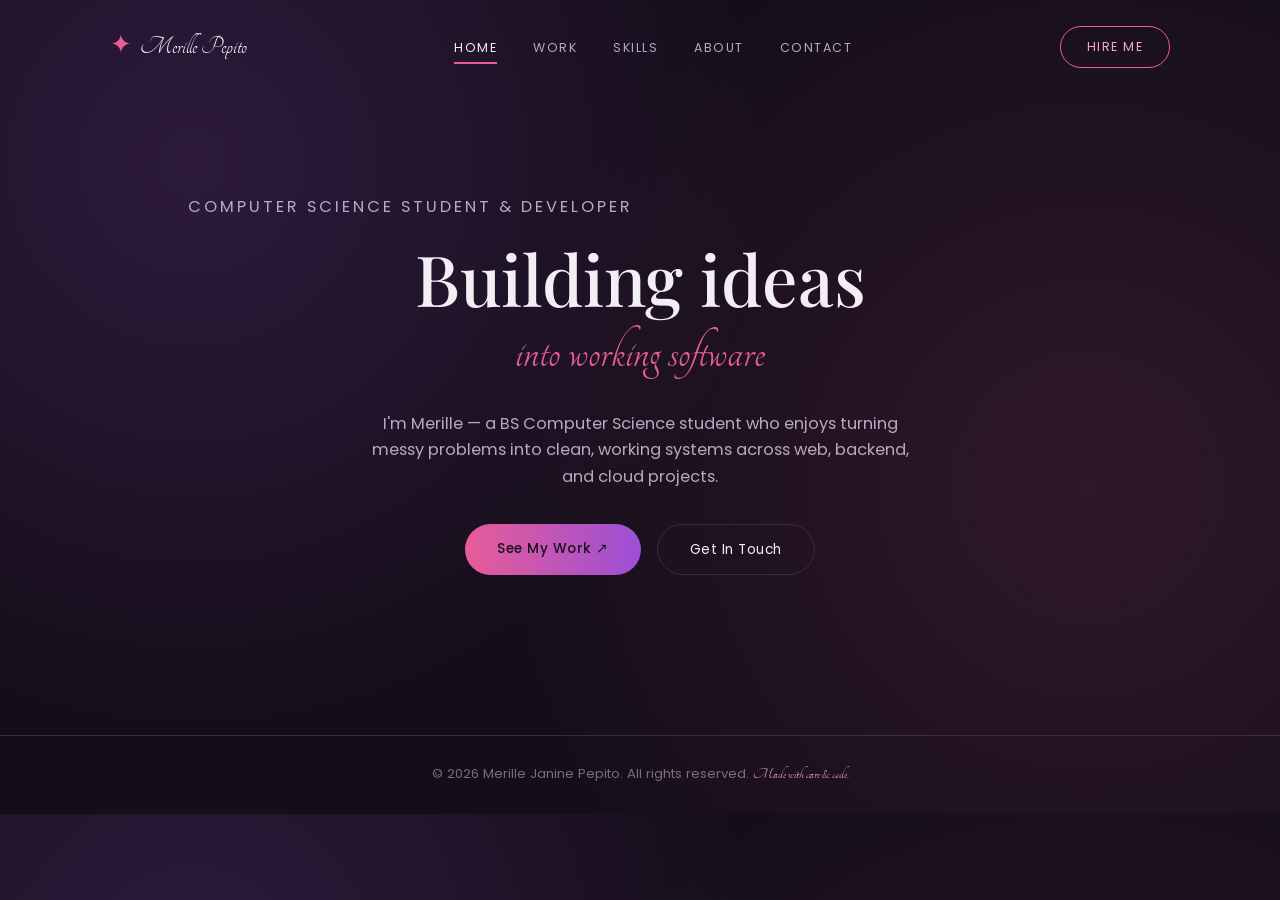
<file: index.html>
<!DOCTYPE html>
<html lang="en">
<head>
    <meta charset="UTF-8" />
    <meta name="viewport" content="width=device-width, initial-scale=1.0" />
    <title>Merille Janine Pepito's Portfolio</title>
    <link rel="stylesheet" href="css/style.css" />
</head>
<body>
    <header>
        <a href="index.html" class="logo"><span class="spark">&#10022;</span> Merille Pepito</a>
        <nav>
            <ul class="nav-links">
                <li><a href="index.html" class="active">Home</a></li>
                <li><a href="work.html">Work</a></li>
                <li><a href="skills.html">Skills</a></li>
                <li><a href="about.html">About</a></li>
                <li><a href="contact.html">Contact</a></li>
            </ul>
        </nav>
        <a href="contact.html" class="hire-btn">Hire Me</a>
    </header>

    <main>
        <section class="hero">
            <p class="eyebrow">Computer Science Student &amp; Developer</p>
            <h1>
                Building ideas
                <span class="script-line">into working software</span>
            </h1>
            <p>
                I'm Merille &mdash; a BS Computer Science student who enjoys turning
                messy problems into clean, working systems across web, backend, and
                cloud projects.
            </p>
            <div class="hero-actions">
                <a href="work.html" class="btn-primary">See My Work &#8599;</a>
                <a href="contact.html" class="btn-secondary">Get In Touch</a>
            </div>
        </section>
    </main>

    <footer>
        &copy; 2026 Merille Janine Pepito. All rights reserved.
        <span class="script">Made with care &amp; code.</span>
    </footer>
</body>
</html>
</file>
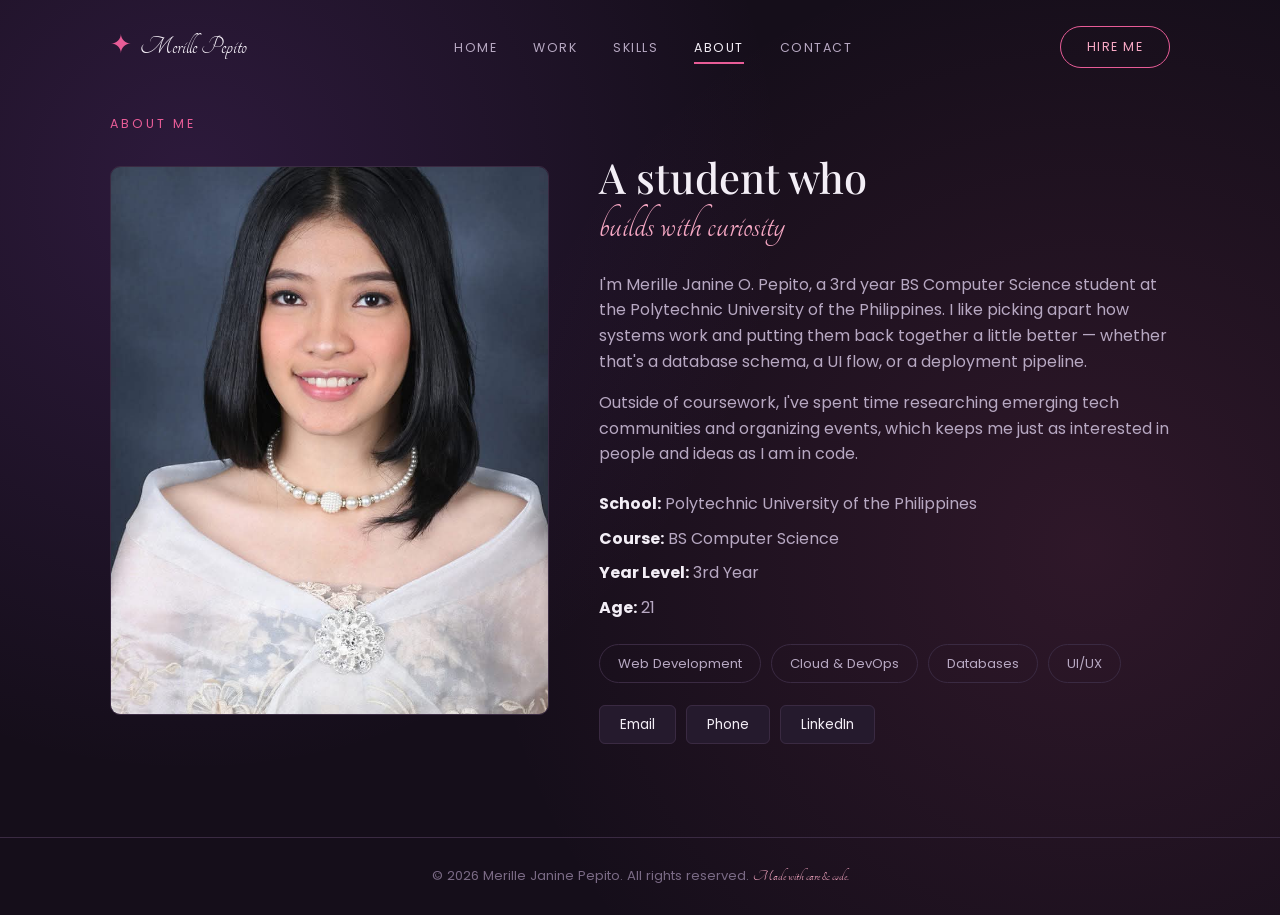
<file: about.html>
<!DOCTYPE html>
<html lang="en">
<head>
    <meta charset="UTF-8" />
    <meta name="viewport" content="width=device-width, initial-scale=1.0" />
    <title>Merille Janine Pepito's Portfolio - About</title>
    <link rel="stylesheet" href="css/style.css" />
</head>
<body>
    <header>
        <a href="index.html" class="logo"><span class="spark">&#10022;</span> Merille Pepito</a>
        <nav>
            <ul class="nav-links">
                <li><a href="index.html">Home</a></li>
                <li><a href="work.html">Work</a></li>
                <li><a href="skills.html">Skills</a></li>
                <li><a href="about.html" class="active">About</a></li>
                <li><a href="contact.html">Contact</a></li>
            </ul>
        </nav>
        <a href="contact.html" class="hire-btn">Hire Me</a>
    </header>

    <main>
        <p class="eyebrow">About Me</p>

        <div class="about-grid">
            <div class="about-photo-wrap">
                <img src="images/Merille.jpg" alt="A smiling profile picture of Merille" class="about-photo" />
            </div>

            <div class="about-text">
                <h1>A student who<span class="script">builds with curiosity</span></h1>
                <p>
                    I'm Merille Janine O. Pepito, a 3rd year BS Computer Science
                    student at the Polytechnic University of the Philippines. I like
                    picking apart how systems work and putting them back together a
                    little better &mdash; whether that's a database schema, a UI
                    flow, or a deployment pipeline.
                </p>
                <p>
                    Outside of coursework, I've spent time researching emerging tech
                    communities and organizing events, which keeps me just as
                    interested in people and ideas as I am in code.
                </p>

                <ul class="info-list">
                    <li><b>School:</b> Polytechnic University of the Philippines</li>
                    <li><b>Course:</b> BS Computer Science</li>
                    <li><b>Year Level:</b> 3rd Year</li>
                    <li><b>Age:</b> 21</li>
                </ul>

                <div class="tag-row">
                    <span class="tag">Web Development</span>
                    <span class="tag">Cloud &amp; DevOps</span>
                    <span class="tag">Databases</span>
                    <span class="tag">UI/UX</span>
                </div>

                <ul class="contact-links">
                    <li><a href="mailto:mjortizpepito@gmail.com">Email</a></li>
                    <li><a href="tel:+639696000234">Phone</a></li>
                    <li><a href="https://www.linkedin.com/in/merille-janine-pepito-ba5447296/" target="_blank">LinkedIn</a></li>
                </ul>
            </div>
        </div>
    </main>

    <footer>
        &copy; 2026 Merille Janine Pepito. All rights reserved.
        <span class="script">Made with care &amp; code.</span>
    </footer>
</body>
</html>
</file>
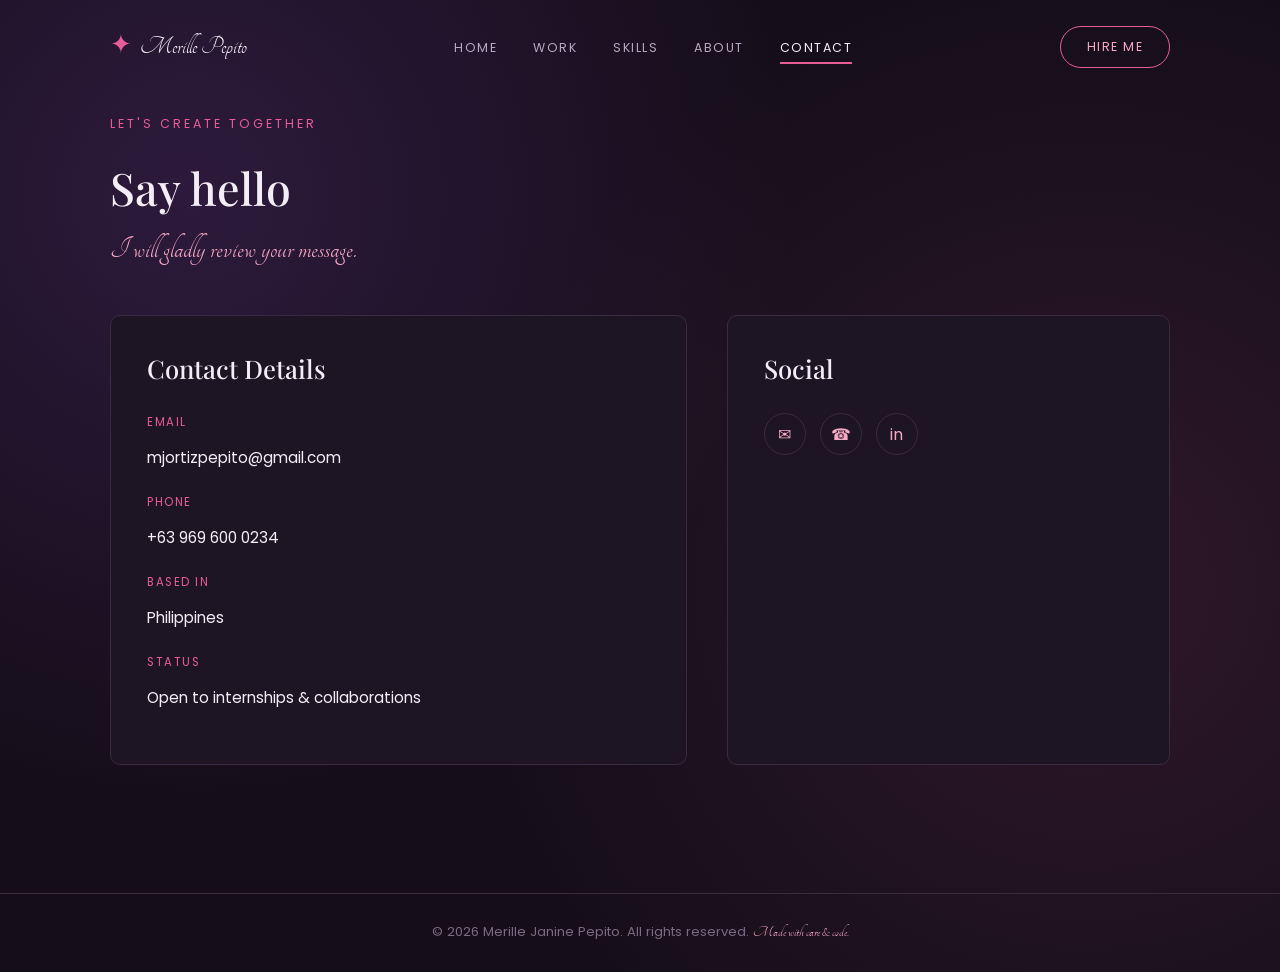
<file: contact.html>
<!DOCTYPE html>
<html lang="en">
<head>
    <meta charset="UTF-8" />
    <meta name="viewport" content="width=device-width, initial-scale=1.0" />
    <title>Merille Janine Pepito's Portfolio - Contact</title>
    <link rel="stylesheet" href="css/style.css" />
</head>
<body>
    <header>
        <a href="index.html" class="logo"><span class="spark">&#10022;</span> Merille Pepito</a>
        <nav>
            <ul class="nav-links">
                <li><a href="index.html">Home</a></li>
                <li><a href="work.html">Work</a></li>
                <li><a href="skills.html">Skills</a></li>
                <li><a href="about.html">About</a></li>
                <li><a href="contact.html" class="active">Contact</a></li>
            </ul>
        </nav>
        <a href="contact.html" class="hire-btn">Hire Me</a>
    </header>

    <main>
        <p class="eyebrow">Let's Create Together</p>
        <h1 style="font-family: var(--font-display); font-size: 2.8rem; font-weight: 500; margin: 0 0 40px;">
            Say hello <span style="font-family: var(--font-script); color: var(--pink-light); font-size: 2rem; display: block;">I will gladly review your message.</span>
        </h1>

        <div class="contact-grid">
            <div class="card">
                <h2 class="section-title">Contact Details</h2>
                <ul class="contact-info-list">
                    <li>
                        <p class="label">Email</p>
                        <p class="value">mjortizpepito@gmail.com</p>
                    </li>
                    <li>
                        <p class="label">Phone</p>
                        <p class="value">+63 969 600 0234</p>
                    </li>
                    <li>
                        <p class="label">Based In</p>
                        <p class="value">Philippines</p>
                    </li>
                    <li>
                        <p class="label">Status</p>
                        <p class="value">Open to internships &amp; collaborations</p>
                    </li>
                </ul>
            </div>

            <div class="card">
                <h2 class="section-title">Social</h2>
                <ul class="social-list">
                    <li><a href="mailto:mjortizpepito@gmail.com" title="Email">&#9993;</a></li>
                    <li><a href="tel:+639696000234" title="Phone">&#9742;</a></li>
                    <li><a href="https://www.linkedin.com/in/merille-janine-pepito-ba5447296/" target="_blank" title="LinkedIn">in</a></li>
                </ul>
            </div>
        </div>
    </main>

    <footer>
        &copy; 2026 Merille Janine Pepito. All rights reserved.
        <span class="script">Made with care &amp; code.</span>
    </footer>
</body>
</html>
</file>
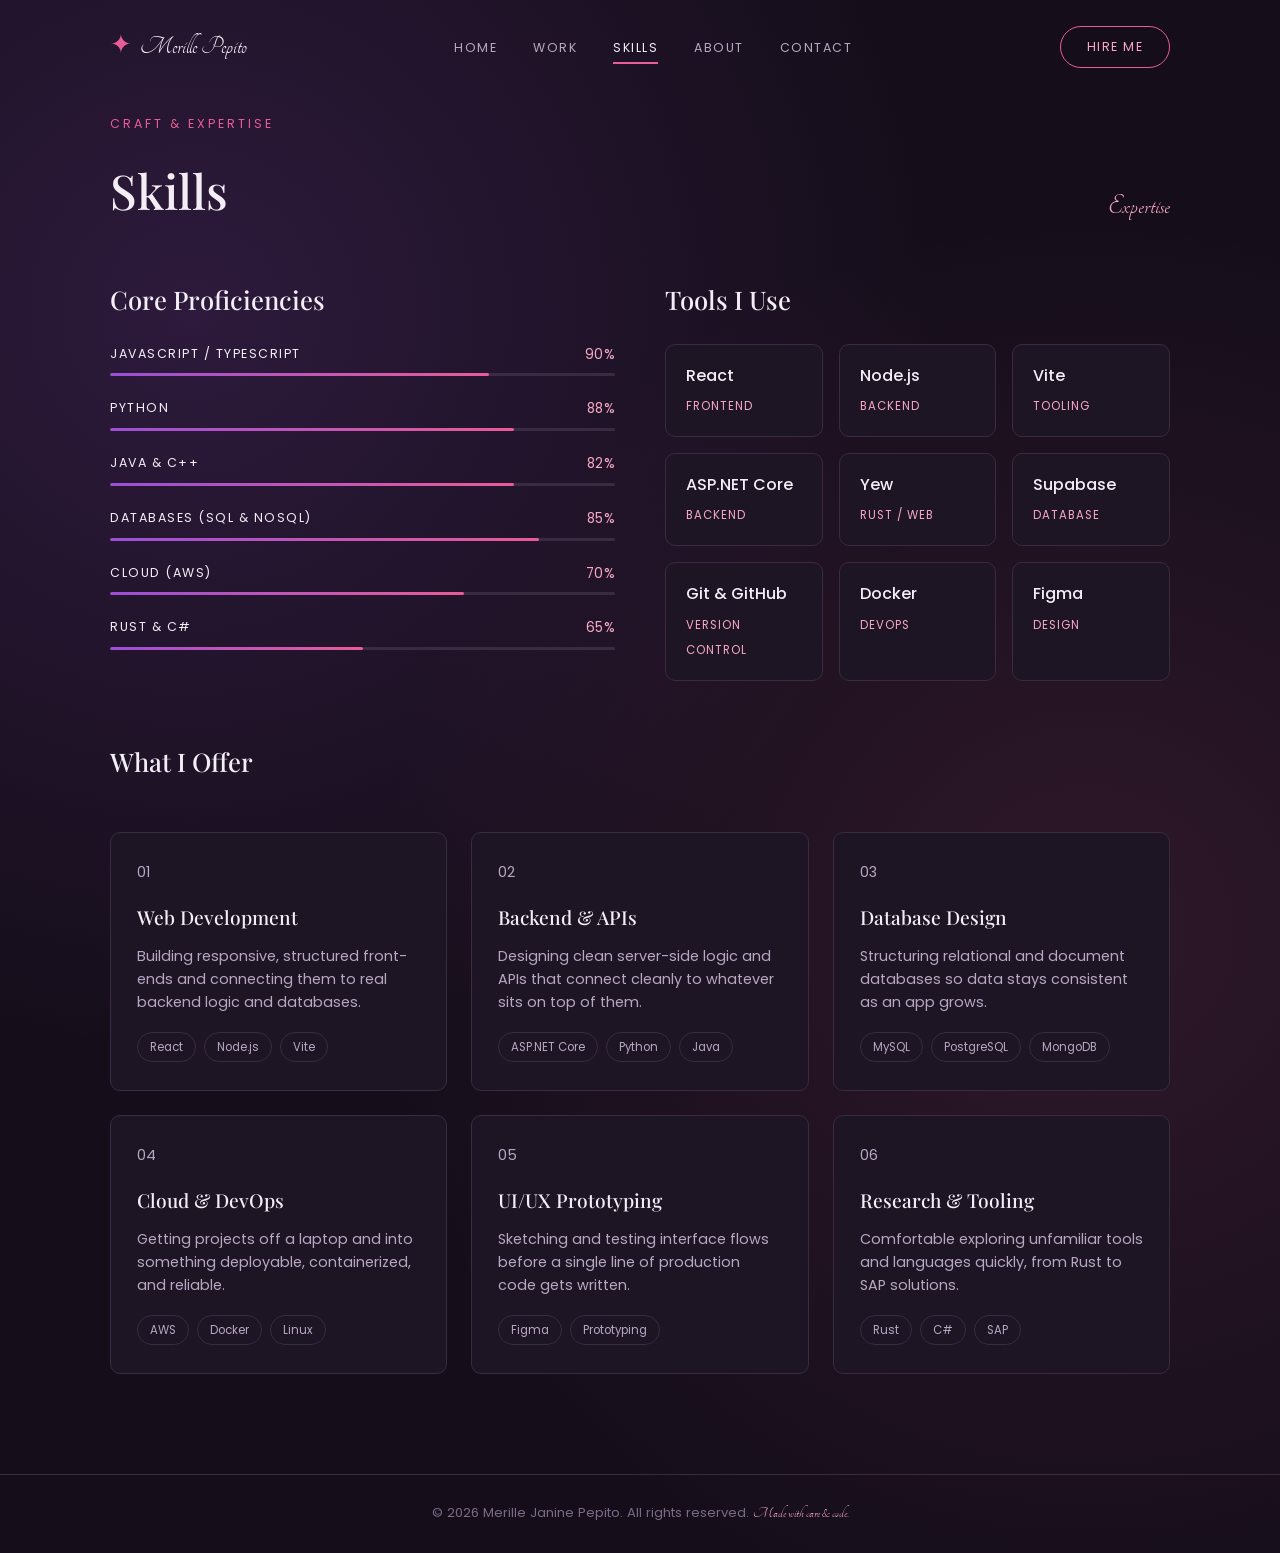
<file: skills.html>
<!DOCTYPE html>
<html lang="en">
<head>
    <meta charset="UTF-8" />
    <meta name="viewport" content="width=device-width, initial-scale=1.0" />
    <title>Merille Janine Pepito's Portfolio - Skills</title>
    <link rel="stylesheet" href="css/style.css" />
</head>
<body>
    <header>
        <a href="index.html" class="logo"><span class="spark">&#10022;</span> Merille Pepito</a>
        <nav>
            <ul class="nav-links">
                <li><a href="index.html">Home</a></li>
                <li><a href="work.html">Work</a></li>
                <li><a href="skills.html" class="active">Skills</a></li>
                <li><a href="about.html">About</a></li>
                <li><a href="contact.html">Contact</a></li>
            </ul>
        </nav>
        <a href="contact.html" class="hire-btn">Hire Me</a>
    </header>

    <main>
        <div class="page-heading-row">
            <div>
                <p class="eyebrow">Craft &amp; Expertise</p>
                <h1>Skills</h1>
            </div>
            <span class="page-tag">Expertise</span>
        </div>

        <div class="skills-columns">
            <div>
                <h2 class="section-title">Core Proficiencies</h2>

                <div class="skill-bar-group">
                    <div class="skill-bar-label"><span>JavaScript / TypeScript</span><span>90%</span></div>
                    <div class="skill-bar-track"><div class="skill-bar-fill" style="width: 75%;"></div></div>
                </div>
                <div class="skill-bar-group">
                    <div class="skill-bar-label"><span>Python</span><span>88%</span></div>
                    <div class="skill-bar-track"><div class="skill-bar-fill" style="width: 80%;"></div></div>
                </div>
                <div class="skill-bar-group">
                    <div class="skill-bar-label"><span>Java &amp; C++</span><span>82%</span></div>
                    <div class="skill-bar-track"><div class="skill-bar-fill" style="width: 80%;"></div></div>
                </div>
                <div class="skill-bar-group">
                    <div class="skill-bar-label"><span>Databases (SQL &amp; NoSQL)</span><span>85%</span></div>
                    <div class="skill-bar-track"><div class="skill-bar-fill" style="width: 85%;"></div></div>
                </div>
                <div class="skill-bar-group">
                    <div class="skill-bar-label"><span>Cloud (AWS)</span><span>70%</span></div>
                    <div class="skill-bar-track"><div class="skill-bar-fill" style="width: 70%;"></div></div>
                </div>
                <div class="skill-bar-group">
                    <div class="skill-bar-label"><span>Rust &amp; C#</span><span>65%</span></div>
                    <div class="skill-bar-track"><div class="skill-bar-fill" style="width: 50%;"></div></div>
                </div>
            </div>

            <div>
                <h2 class="section-title">Tools I Use</h2>
                <div class="tool-grid">
                    <div class="tool-card"><span class="tool-name">React</span><span class="tool-tag">Frontend</span></div>
                    <div class="tool-card"><span class="tool-name">Node.js</span><span class="tool-tag">Backend</span></div>
                    <div class="tool-card"><span class="tool-name">Vite</span><span class="tool-tag">Tooling</span></div>
                    <div class="tool-card"><span class="tool-name">ASP.NET Core</span><span class="tool-tag">Backend</span></div>
                    <div class="tool-card"><span class="tool-name">Yew</span><span class="tool-tag">Rust / Web</span></div>
                    <div class="tool-card"><span class="tool-name">Supabase</span><span class="tool-tag">Database</span></div>
                    <div class="tool-card"><span class="tool-name">Git &amp; GitHub</span><span class="tool-tag">Version Control</span></div>
                    <div class="tool-card"><span class="tool-name">Docker</span><span class="tool-tag">DevOps</span></div>
                    <div class="tool-card"><span class="tool-name">Figma</span><span class="tool-tag">Design</span></div>
                </div>
            </div>
        </div>

        <h2 class="section-title" style="margin-top: 60px;">What I Offer</h2>
        <div class="services-grid">
            <div class="service-card">
                <p class="service-num">01</p>
                <h3>Web Development</h3>
                <p>Building responsive, structured front-ends and connecting them to real backend logic and databases.</p>
                <div class="service-tags"><span>React</span><span>Node.js</span><span>Vite</span></div>
            </div>
            <div class="service-card">
                <p class="service-num">02</p>
                <h3>Backend &amp; APIs</h3>
                <p>Designing clean server-side logic and APIs that connect cleanly to whatever sits on top of them.</p>
                <div class="service-tags"><span>ASP.NET Core</span><span>Python</span><span>Java</span></div>
            </div>
            <div class="service-card">
                <p class="service-num">03</p>
                <h3>Database Design</h3>
                <p>Structuring relational and document databases so data stays consistent as an app grows.</p>
                <div class="service-tags"><span>MySQL</span><span>PostgreSQL</span><span>MongoDB</span></div>
            </div>
            <div class="service-card">
                <p class="service-num">04</p>
                <h3>Cloud &amp; DevOps</h3>
                <p>Getting projects off a laptop and into something deployable, containerized, and reliable.</p>
                <div class="service-tags"><span>AWS</span><span>Docker</span><span>Linux</span></div>
            </div>
            <div class="service-card">
                <p class="service-num">05</p>
                <h3>UI/UX Prototyping</h3>
                <p>Sketching and testing interface flows before a single line of production code gets written.</p>
                <div class="service-tags"><span>Figma</span><span>Prototyping</span></div>
            </div>
            <div class="service-card">
                <p class="service-num">06</p>
                <h3>Research &amp; Tooling</h3>
                <p>Comfortable exploring unfamiliar tools and languages quickly, from Rust to SAP solutions.</p>
                <div class="service-tags"><span>Rust</span><span>C#</span><span>SAP</span></div>
            </div>
        </div>
    </main>

    <footer>
        &copy; 2026 Merille Janine Pepito. All rights reserved.
        <span class="script">Made with care &amp; code.</span>
    </footer>
</body>
</html>
</file>
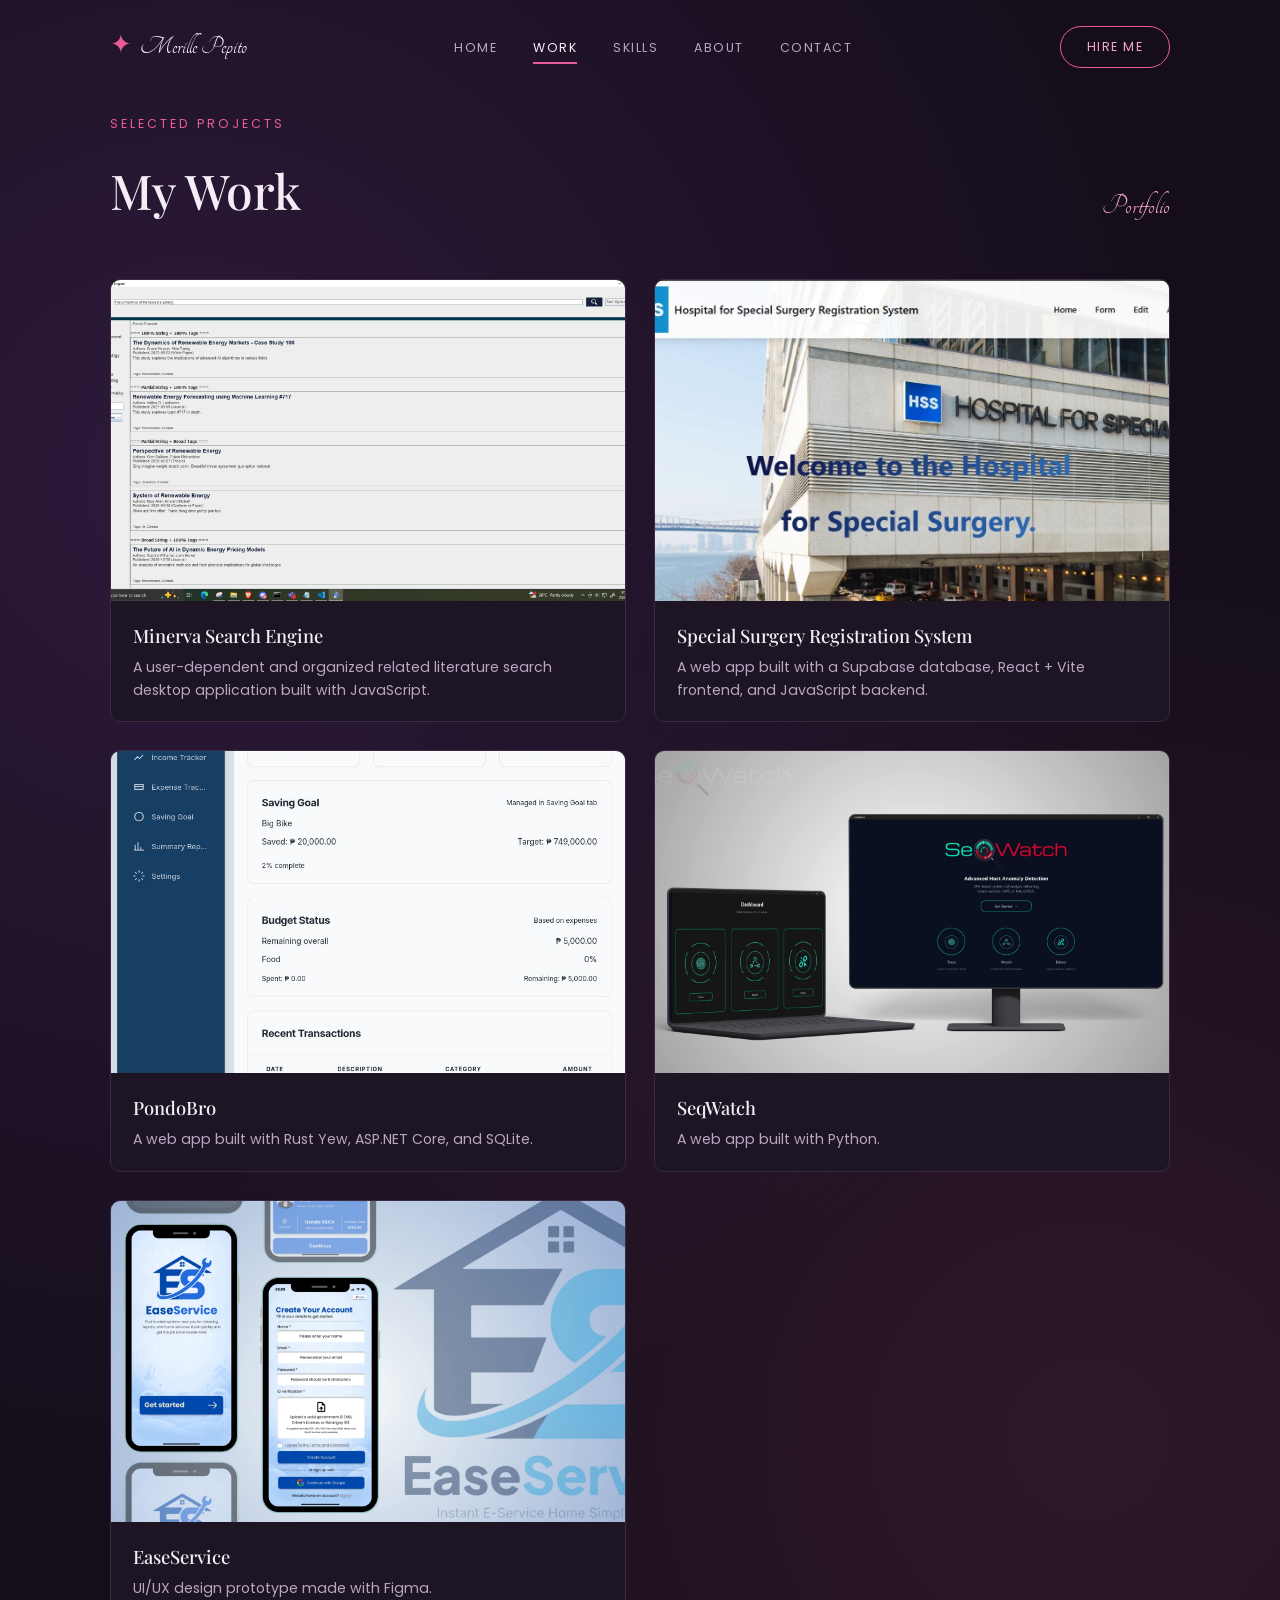
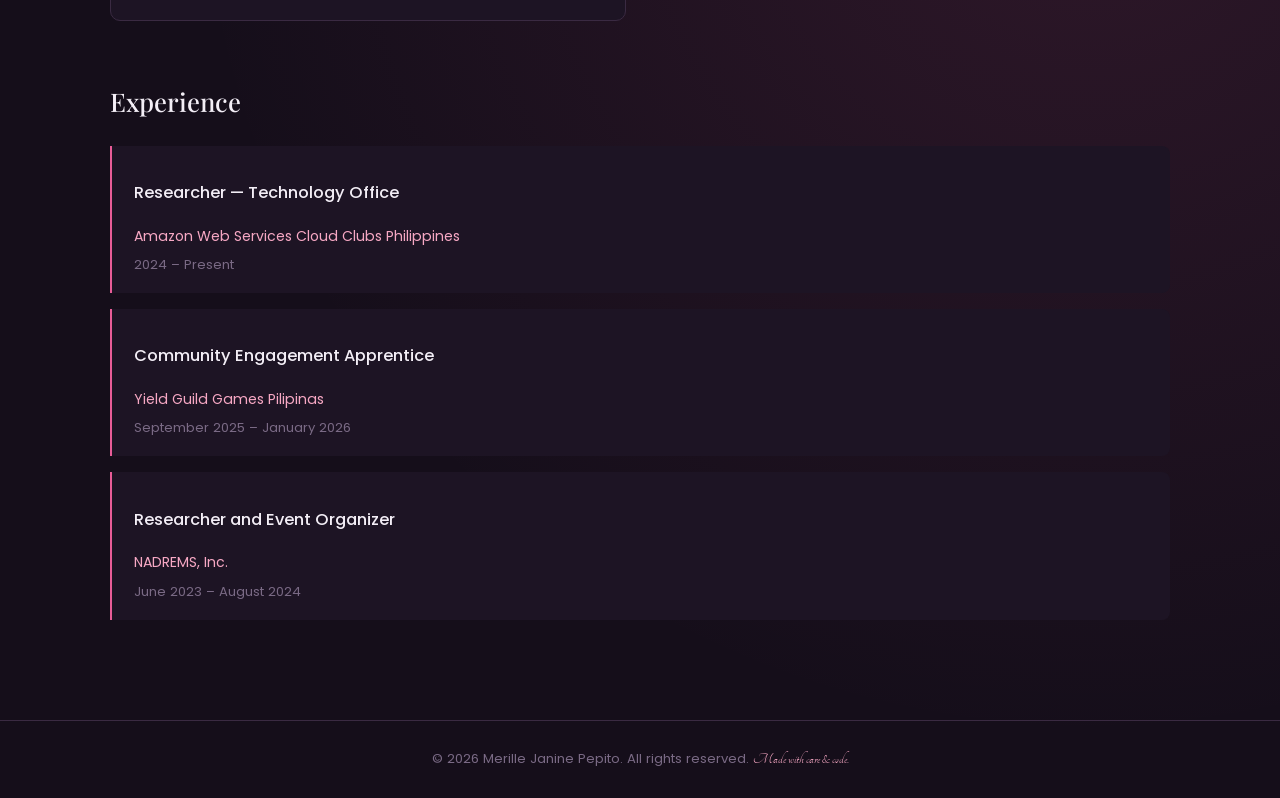
<file: work.html>
<!DOCTYPE html>
<html lang="en">
<head>
    <meta charset="UTF-8" />
    <meta name="viewport" content="width=device-width, initial-scale=1.0" />
    <title>Merille Janine Pepito's Portfolio - Work</title>
    <link rel="stylesheet" href="css/style.css" />
</head>
<body>
    <header>
        <a href="index.html" class="logo"><span class="spark">&#10022;</span> Merille Pepito</a>
        <nav>
            <ul class="nav-links">
                <li><a href="index.html">Home</a></li>
                <li><a href="work.html" class="active">Work</a></li>
                <li><a href="skills.html">Skills</a></li>
                <li><a href="about.html">About</a></li>
                <li><a href="contact.html">Contact</a></li>
            </ul>
        </nav>
        <a href="contact.html" class="hire-btn">Hire Me</a>
    </header>

    <main>
        <div class="page-heading-row">
            <div>
                <p class="eyebrow">Selected Projects</p>
                <h1>My Work</h1>
            </div>
            <span class="page-tag">Portfolio</span>
        </div>

        <div class="work-grid">
            <div class="work-card">
                <div class="work-img-wrap">
                    <img src="images/Minerva.jpg" alt="Minerva Search Engine" class="work-img" />
                </div>
                <div class="work-info">
                    <h3>Minerva Search Engine</h3>
                    <p>A user-dependent and organized related literature search desktop application built with JavaScript.</p>
                </div>
            </div>

            <div class="work-card">
                <div class="work-img-wrap">
                    <img src="images/SpecialSurgery.jpg" alt="Special Surgery Registration System" class="work-img" />
                </div>
                <div class="work-info">
                    <h3>Special Surgery Registration System</h3>
                    <p>A web app built with a Supabase database, React + Vite frontend, and JavaScript backend.</p>
                </div>
            </div>

            <div class="work-card">
                <div class="work-img-wrap">
                    <img src="images/PondoBro.jpg" alt="PondoBro screenshot" class="work-img" />
                </div>
                <div class="work-info">
                    <h3>PondoBro</h3>
                    <p>A web app built with Rust Yew, ASP.NET Core, and SQLite.</p>
                </div>
            </div>

            <div class="work-card">
                <div class="work-img-wrap">
                    <img src="images/SeqWatch.JPEG" alt="SeqWatch" class="work-img" />
                </div>
                <div class="work-info">
                    <h3>SeqWatch</h3>
                    <p>A web app built with Python.</p>
                </div>
            </div>

            <div class="work-card">
                <div class="work-img-wrap">
                    <img src="images/EaseService.JPEG" alt="EaseService" class="work-img" />
                </div>
                <div class="work-info">
                    <h3>EaseService</h3>
                    <p>UI/UX design prototype made with Figma.</p>
                </div>
            </div>
        </div>

        <h2 class="section-title" style="margin-top: 60px;">Experience</h2>
        <ul class="experience-list">
            <li>
                <p class="role-title">Researcher &mdash; Technology Office</p>
                <span class="role-company">Amazon Web Services Cloud Clubs Philippines</span>
                <p class="experience-date">2024 &ndash; Present</p>
            </li>
            <li>
                <p class="role-title">Community Engagement Apprentice</p>
                <span class="role-company">Yield Guild Games Pilipinas</span>
                <p class="experience-date">September 2025 &ndash; January 2026</p>
            </li>
            <li>
                <p class="role-title">Researcher and Event Organizer</p>
                <span class="role-company">NADREMS, Inc.</span>
                <p class="experience-date">June 2023 &ndash; August 2024</p>
            </li>
        </ul>
    </main>

    <footer>
        &copy; 2026 Merille Janine Pepito. All rights reserved.
        <span class="script">Made with care &amp; code.</span>
    </footer>
</body>
</html>
</file>
<file: css/style.css>
/* FONTS */
@import url('https://fonts.googleapis.com/css2?family=Playfair+Display:ital,wght@0,400;0,500;0,600;1,500&family=Tangerine:wght@400;700&family=Poppins:wght@300;400;500;600&display=swap');

/* VARIABLES & RESET */
:root {
  --bg-color: #150e1a;
  --bg-glow: #2a1530;
  --surface: #1d1424;
  --surface-light: #251a2d;
  --border-color: #3a2a42;
  --pink: #e85c97;
  --pink-light: #f7a8c4;
  --purple: #9b4fd6;
  --text-main: #f3eef6;
  --text-muted: #b7a8c2;
  --text-faint: #7a6a85;
  --border-radius: 10px;
  --max-width: 1180px;
  --font-display: 'Playfair Display', serif;
  --font-script: 'Tangerine', cursive;
  --font-body: 'Poppins', sans-serif;
}

* {
  box-sizing: border-box;
}

body {
  margin: 0;
  padding: 0;
  font-family: var(--font-body);
  background-color: var(--bg-color);
  background-image:
    radial-gradient(circle at 15% 20%, rgba(155, 79, 214, 0.18), transparent 45%),
    radial-gradient(circle at 85% 60%, rgba(232, 92, 151, 0.12), transparent 50%);
  color: var(--text-main);
  line-height: 1.6;
}

a {
  color: inherit;
}

img {
  max-width: 100%;
}

/* HEADER & NAVIGATION */
header {
  display: flex;
  align-items: center;
  justify-content: space-between;
  padding: 26px 60px;     /* padding = breathing room around nav bar */
  max-width: var(--max-width);
  margin: 0 auto;         /* margin = centers header within page */
}

.logo {
  font-family: var(--font-script);
  font-size: 1.6rem;
  color: var(--text-main);
  text-decoration: none;
  display: flex;
  align-items: center;
  gap: 8px;
}

.logo .spark {
  color: var(--pink);
}

.nav-links {
  list-style: none;
  display: flex;
  align-items: center;
  gap: 36px;
  margin: 0;
  padding: 0;
}

.nav-links a {
  text-decoration: none;
  color: var(--text-muted);
  font-size: 0.78rem;
  letter-spacing: 1.5px;
  text-transform: uppercase;
  padding-bottom: 6px;     /* padding = space for underline without shifting text */
  border-bottom: 2px solid transparent; /* border = active-state indicator */
  transition: color 0.2s ease, border-color 0.2s ease;
}

.nav-links a:hover {
  color: var(--text-main);
}

.nav-links a.active {
  color: var(--text-main);
  border-bottom-color: var(--pink);
}

.hire-btn {
  border: 1px solid var(--pink);
  color: var(--pink-light);
  padding: 10px 26px;       /* padding = pill button sizing */
  border-radius: 30px;
  text-decoration: none;
  font-size: 0.78rem;
  letter-spacing: 1.5px;
  text-transform: uppercase;
  transition: background-color 0.2s ease, color 0.2s ease;
}

.hire-btn:hover {
  background-color: var(--pink);
  color: #1a0f20;
}

/* MAIN LAYOUT */
main {
  max-width: var(--max-width);
  margin: 0 auto;       /* margin = centers content column on page */
  padding: 20px 60px 100px;  /* padding = side gutters and bottom breathing room */
}

.eyebrow {
  font-size: 0.78rem;
  letter-spacing: 3px;
  text-transform: uppercase;
  color: var(--pink);
  margin: 0 0 18px;
}

.page-heading-row {
  display: flex;
  align-items: flex-end;
  justify-content: space-between;
  flex-wrap: wrap;
  gap: 20px;
  margin-bottom: 50px;
}

.page-heading-row h1 {
  font-family: var(--font-display);
  font-size: 3rem;
  font-weight: 500;
  margin: 0;
}

.page-tag {
  font-family: var(--font-script);
  font-size: 1.8rem;
  color: var(--pink-light);
}

/* HERO (index page) */
.hero {
  text-align: center;
  padding: 80px 20px 60px;
}

.hero .eyebrow {
  margin: 0 0 20px;
}

.hero h1 {
  font-family: var(--font-display);
  font-size: 4.4rem;
  font-weight: 500;
  line-height: 1.1;
  margin: 0;
}

.hero .script-line {
  font-family: var(--font-script);
  color: var(--pink);
  font-size: 3.4rem;
  display: block;
  margin: 6px 0 28px;
}

.hero p {
  max-width: 560px;
  margin: 0 auto 34px;
  color: var(--text-muted);
  font-size: 1.02rem;
}

.hero-actions {
  display: flex;
  justify-content: center;
  gap: 16px;
  flex-wrap: wrap;
}

.btn-primary {
  background: linear-gradient(90deg, var(--pink), var(--purple));
  color: #1a0f20;
  border: none;
  padding: 14px 32px;     /* padding = generous CTA target size */
  border-radius: 30px;
  text-decoration: none;
  font-size: 0.85rem;
  font-weight: 500;
  letter-spacing: 0.5px;
}

.btn-secondary {
  border: 1px solid var(--border-color);
  color: var(--text-main);
  padding: 14px 32px;
  border-radius: 30px;
  text-decoration: none;
  font-size: 0.85rem;
  letter-spacing: 0.5px;
}

/* CARDS (shared section containers) */
.card {
  background: var(--surface);
  border: 1px solid var(--border-color);
  border-radius: var(--border-radius);
  padding: 32px 36px;     /* padding = inner whitespace within card */
  margin-bottom: 28px;    /* margin = vertical gap between cards */
}

.section-title {
  font-family: var(--font-display);
  font-size: 1.6rem;
  font-weight: 500;
  margin: 0 0 24px;
  color: var(--text-main);
}

/* ABOUT PAGE */
.about-grid {
  display: grid;
  grid-template-columns: 1fr 1.3fr;
  gap: 50px;
  align-items: center;
}

.about-photo-wrap {
  position: relative;
}

.about-photo {
  width: 100%;
  border-radius: var(--border-radius);
  border: 1px solid var(--border-color);
  object-fit: cover;
  aspect-ratio: 4 / 5;
}

.about-text h1 {
  font-family: var(--font-display);
  font-size: 2.6rem;
  font-weight: 500;
  margin: 0 0 20px;
  line-height: 1.2;
}

.about-text h1 .script {
  font-family: var(--font-script);
  color: var(--pink-light);
  font-weight: 400;
  display: block;
}

.about-text p {
  color: var(--text-muted);
  margin: 0 0 16px;
}

.info-list {
  list-style: none;
  margin: 24px 0;
  padding: 0;
}

.info-list li {
  margin-bottom: 9px;     /* margin = vertical rhythm between facts */
  color: var(--text-muted);
}

.info-list li b {
  color: var(--text-main);
}

.tag-row {
  display: flex;
  gap: 10px;
  flex-wrap: wrap;
  margin: 22px 0 28px;
}

.tag {
  border: 1px solid var(--border-color);
  color: var(--text-muted);
  padding: 8px 18px;       /* padding = pill tag sizing */
  border-radius: 30px;
  font-size: 0.82rem;
}

.contact-links {
  list-style: none;
  margin: 0;
  padding: 0;
  display: flex;
  gap: 10px;
  flex-wrap: wrap;
}

.contact-links a {
  padding: 9px 20px;
  background: var(--surface-light);
  border: 1px solid var(--border-color);
  color: var(--text-main);
  border-radius: 6px;
  text-decoration: none;
  font-size: 0.85rem;
}

.contact-links a:hover {
  border-color: var(--pink);
  color: var(--pink-light);
}

/* SKILLS PAGE */
.skills-columns {
  display: grid;
  grid-template-columns: 1fr 1fr;
  gap: 50px;
}

.skill-bar-group {
  margin-bottom: 22px;     /* margin = space between each skill row */
}

.skill-bar-label {
  display: flex;
  justify-content: space-between;
  font-size: 0.85rem;
  letter-spacing: 0.5px;
  margin-bottom: 8px;
}

.skill-bar-label span:first-child {
  text-transform: uppercase;
  color: var(--text-main);
  font-size: 0.78rem;
  letter-spacing: 1.5px;
}

.skill-bar-label span:last-child {
  color: var(--pink-light);
}

.skill-bar-track {
  width: 100%;
  height: 3px;
  background: var(--border-color);
  border-radius: 4px;
  overflow: hidden;
}

.skill-bar-fill {
  height: 100%;
  background: linear-gradient(90deg, var(--purple), var(--pink));
  border-radius: 4px;
}

.tool-grid {
  display: grid;
  grid-template-columns: repeat(3, 1fr);
  gap: 16px;
}

.tool-card {
  background: var(--surface);
  border: 1px solid var(--border-color);
  border-radius: var(--border-radius);
  padding: 18px 20px;      /* padding = card inner spacing */
}

.tool-card .tool-name {
  display: block;
  font-weight: 500;
  margin-bottom: 4px;
}

.tool-card .tool-tag {
  font-size: 0.72rem;
  letter-spacing: 1px;
  text-transform: uppercase;
  color: var(--pink-light);
}

.services-grid {
  display: grid;
  grid-template-columns: repeat(3, 1fr);
  gap: 24px;
  margin-top: 50px;
}

.service-card {
  background: var(--surface);
  border: 1px solid var(--border-color);
  border-radius: var(--border-radius);
  padding: 28px 26px;      /* padding = inner whitespace for each service card */
}

.service-num {
  font-size: 0.8rem;
  color: var(--pink);
  margin: 0 0 14px;
}

.service-card h3 {
  font-family: var(--font-display);
  font-weight: 500;
  margin: 0 0 12px;
  font-size: 1.2rem;
}

.service-card p {
  color: var(--text-muted);
  font-size: 0.9rem;
  margin: 0 0 18px;
}

.service-tags {
  display: flex;
  flex-wrap: wrap;
  gap: 8px;
}

.service-tags span {
  border: 1px solid var(--border-color);
  color: var(--text-muted);
  padding: 5px 12px;
  border-radius: 20px;
  font-size: 0.72rem;
}

/* WORK PAGE */
.work-grid {
  display: grid;
  grid-template-columns: repeat(2, 1fr);
  gap: 28px;
}

.work-card {
  background: var(--surface);
  border: 1px solid var(--border-color);
  border-radius: var(--border-radius);
  overflow: hidden;
}

.work-img-wrap {
  position: relative;
}

.work-img {
  width: 100%;
  display: block;
  aspect-ratio: 16 / 10;
  object-fit: cover;
}

.work-info {
  padding: 20px 22px;      /* padding = inner whitespace below project image */
}

.work-info h3 {
  font-family: var(--font-display);
  font-weight: 500;
  margin: 0 0 6px;
  font-size: 1.15rem;
}

.work-info p {
  color: var(--text-muted);
  font-size: 0.88rem;
  margin: 0;
}

/* EXPERIENCE (on Work page) */
.experience-list {
  list-style: none;
  margin: 0;
  padding: 0;
}

.experience-list li {
  padding: 18px 22px;       /* padding = inner spacing for each entry */
  border-left: 2px solid var(--pink);
  background: var(--surface);
  border-radius: 0 8px 8px 0;
  margin-bottom: 16px;      /* margin = gap between experience entries */
}

.experience-list li:last-child {
  margin-bottom: 0;
}

.role-title {
  font-weight: 500;
  font-size: 1.02rem;
}

.role-company {
  color: var(--pink-light);
  font-size: 0.88rem;
}

.experience-date {
  margin: 6px 0 0;
  font-size: 0.82rem;
  color: var(--text-faint);
}

/* CONTACT PAGE */
.contact-grid {
  display: grid;
  grid-template-columns: 1.3fr 1fr;
  gap: 40px;
}

.contact-info-list {
  list-style: none;
  margin: 0;
  padding: 0;
}

.contact-info-list li {
  margin-bottom: 22px;      /* margin = space between contact-detail blocks */
}

.contact-info-list .label {
  font-size: 0.72rem;
  letter-spacing: 1.5px;
  text-transform: uppercase;
  color: var(--pink);
  margin: 0 0 6px;
}

.contact-info-list .value {
  color: var(--text-main);
  font-size: 0.95rem;
}

.social-list {
  list-style: none;
  margin: 0;
  padding: 0;
  display: flex;
  gap: 14px;
  flex-wrap: wrap;
}

.social-list a {
  display: inline-block;
  border: 1px solid var(--border-color);
  border-radius: 50%;
  width: 42px;
  height: 42px;
  line-height: 42px;
  text-align: center;
  text-decoration: none;
  color: var(--pink-light);
}

.social-list a:hover {
  border-color: var(--pink);
  background: var(--surface-light);
}

/* FOOTER */
footer {
  text-align: center;
  padding: 26px 20px;       /* padding = footer breathing room */
  color: var(--text-faint);
  font-size: 0.82rem;
  border-top: 1px solid var(--border-color);
}

footer .script {
  font-family: var(--font-script);
  color: var(--pink-light);
  font-size: 1rem;
}

/* RESPONSIVE */
@media (max-width: 800px) {
  header {
    flex-direction: column;
    gap: 16px;
    padding: 20px 24px;
  }
  .nav-links {
    gap: 18px;
    flex-wrap: wrap;
    justify-content: center;
  }
  main {
    padding: 20px 24px 70px;
  }
  .hero h1 {
    font-size: 2.6rem;
  }
  .hero .script-line {
    font-size: 2.1rem;
  }
  .about-grid,
  .skills-columns,
  .contact-grid {
    grid-template-columns: 1fr;
  }
  .work-grid,
  .tool-grid,
  .services-grid {
    grid-template-columns: 1fr;
  }
}
</file>
